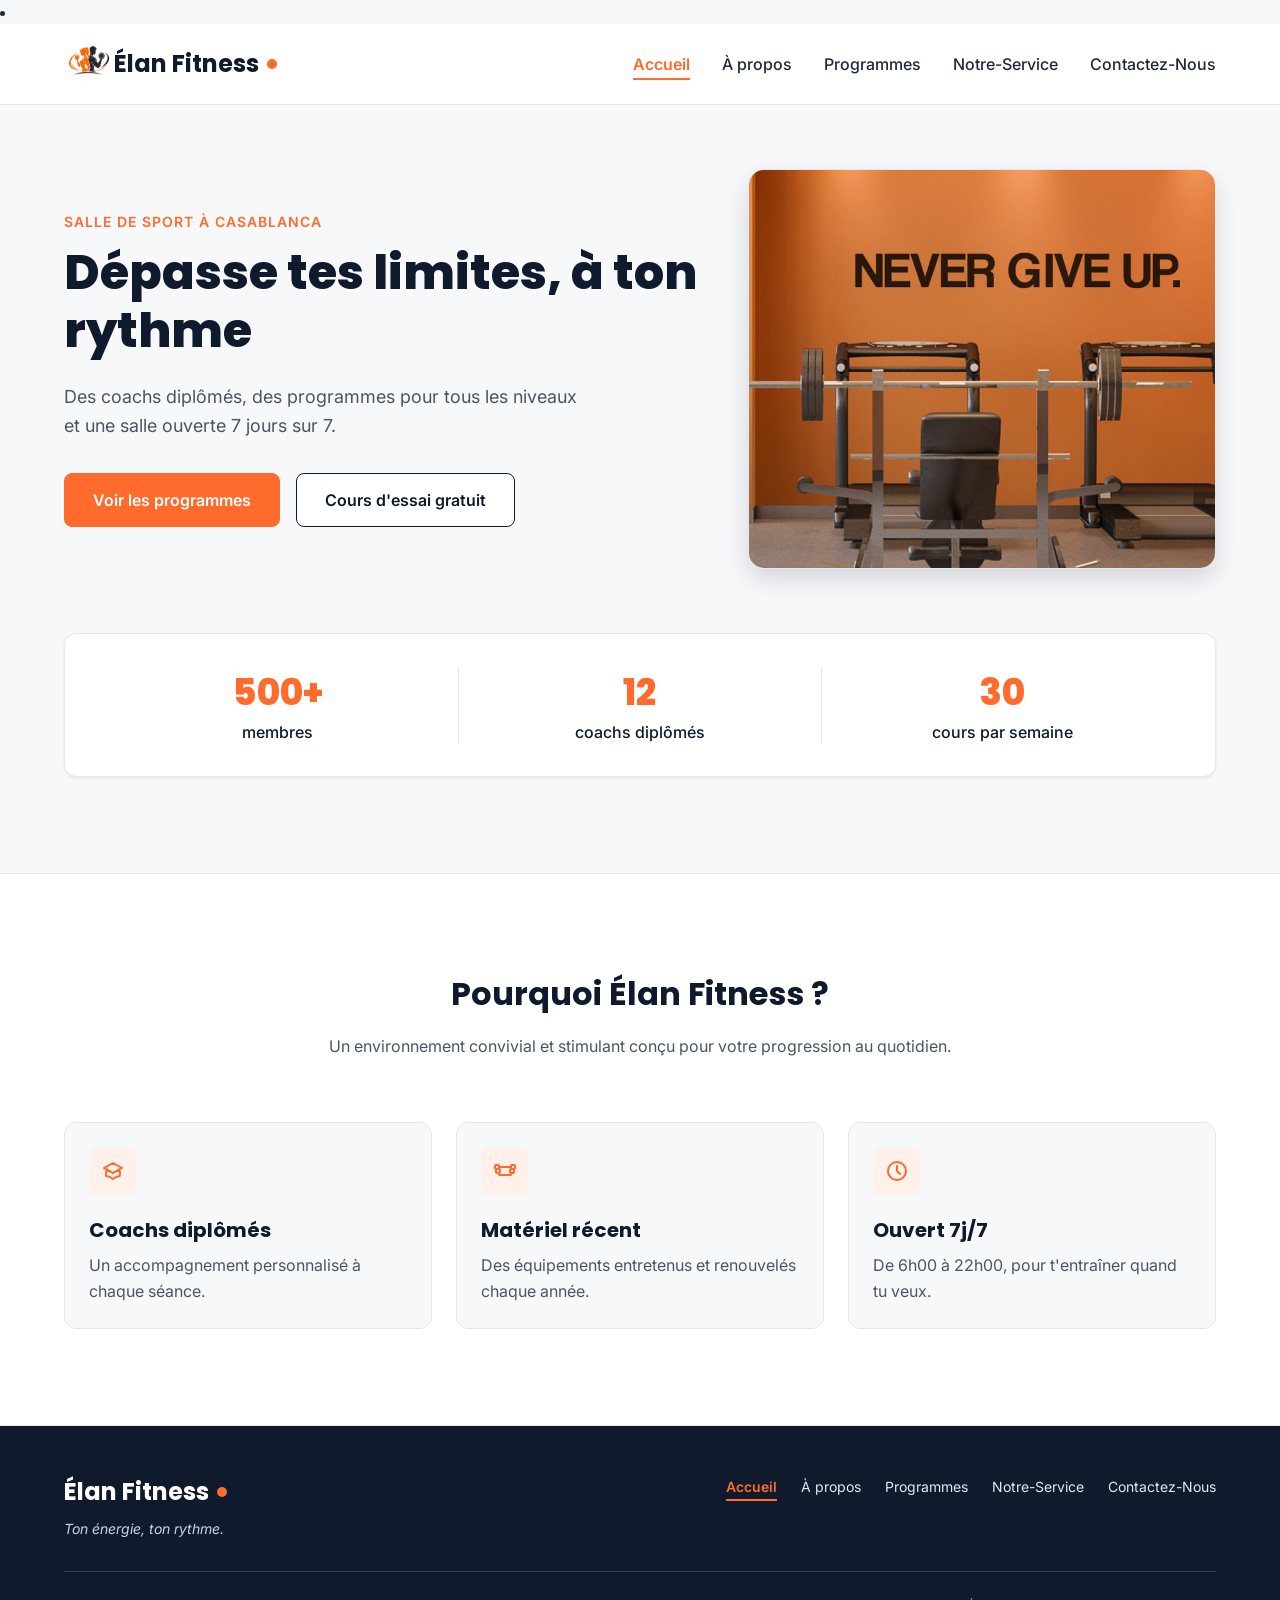
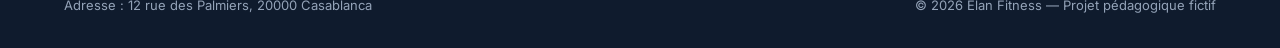
<file: index.html>
<!DOCTYPE html>
<html lang="fr">
<head>
  <meta charset="UTF-8">
  <meta name="viewport" content="width=device-width, initial-scale=1">
  <meta name="description" content="Élan Fitness, salle de sport à Casablanca : musculation, yoga, cardio et boxe fitness avec des coachs diplômés. Réservez votre cours d'essai gratuit.">
  <title>Élan Fitness | Salle de sport à Casablanca</title>
  
  <link rel="preconnect" href="https://fonts.googleapis.com">
  <link rel="preconnect" href="https://fonts.gstatic.com" crossorigin>
  <link href="https://fonts.googleapis.com/css2?family=Inter:wght@400;500;600&family=Poppins:wght@600;700;800&display=swap" rel="stylesheet">
  <li><a href="index.html" class="lien-actif"></a></li>

  <link rel="stylesheet" href="style.css">
  <meta name="viewport" content="width=device-width , initial-scale = 1.0"
</head>

<body>

  <header class="en-tete">
    <div class="conteneur en-tete-contenu">
      <a href="#accueil" class="logo"><img src="img/logoproposer.png" alt="Logo ">Élan Fitness</a>

      <nav aria-label="Navigation principale">
        <ul class="menu">
          <li><a href="index.html" class="lien-actif">Accueil</a></li>
          <li><a href="aprops.html">À propos</a></li>
          <li><a href="programmes.html">Programmes</a></li>
          <li><a href="ourservice.html">Notre-Service</a></li>
          <li><a href="contact.html">Contactez-Nous</a></li>
        </ul>
      </nav>
    </div>
  </header>

  <main>

    <section id="accueil" class="hero">
      <div class="conteneur">

        <div class="hero-contenu">
          <div class="hero-texte">
            <p class="sur-titre">Salle de sport à Casablanca</p>
            <h1>Dépasse tes limites, à ton rythme</h1>
            <p class="hero-description">
              Des coachs diplômés, des programmes pour tous les niveaux et une salle ouverte 7 jours sur 7.
            </p>
            <div class="boutons">
              <a href="#programmes" class="bouton bouton-principal">Voir les programmes</a>
              <a href="#contact" class="bouton bouton-secondaire">Cours d'essai gratuit</a>
            </div>
          </div>

          <img class="hero-image" src="img/hero.jpg" alt="Des personnes s'entraînent dans une salle de sport lumineuse à Casablanca">
        </div>

        <div class="chiffres">
          <div class="chiffre">
            <p class="chiffre-nombre">500+</p>
            <p>membres</p>
          </div>
          <div class="chiffre">
            <p class="chiffre-nombre">12</p>
            <p>coachs diplômés</p>
          </div>
          <div class="chiffre">
            <p class="chiffre-nombre">30</p>
            <p>cours par semaine</p>
          </div>
        </div>

      </div>
    </section>

    <section class="section section-blanche">
      <div class="conteneur">

        <div class="section-titre">
          <h2>Pourquoi Élan Fitness ?</h2>
          <p>Un environnement convivial et stimulant conçu pour votre progression au quotidien.</p>
        </div>

        <div class="cartes">
          <article class="carte carte-avantage">
            <div class="icone"><img src="img/icone-coach.svg" alt=""></div>
            <h3>Coachs diplômés</h3>
            <p>Un accompagnement personnalisé à chaque séance.</p>
          </article>

          <article class="carte carte-avantage">
            <div class="icone"><img src="img/icone-materiel.svg" alt=""></div>
            <h3>Matériel récent</h3>
            <p>Des équipements entretenus et renouvelés chaque année.</p>
          </article>

          <article class="carte carte-avantage">
            <div class="icone"><img src="img/icone-horloge.svg" alt=""></div>
            <h3>Ouvert 7j/7</h3>
            <p>De 6h00 à 22h00, pour t'entraîner quand tu veux.</p>
          </article>
        </div>
      </div>
    </section>
    <footer class="pied-de-page">
    <div class="conteneur">

      <div class="pied-haut">
        <div>
          <p class="logo logo-clair">Élan Fitness</p>
          <p class="slogan">Ton énergie, ton rythme.</p>
        </div>

        <nav aria-label="Navigation du pied de page">
          <ul class="menu menu-pied">
          <li><a href="index.html" class="lien-actif">Accueil</a></li>
          <li><a href="aprops.html">À propos</a></li>
          <li><a href="programmes.html">Programmes</a></li>
          <li><a href="ourservice.html">Notre-Service</a></li>
          <li><a href="contact.html">Contactez-Nous</a></li>
          </ul>
        </nav>
      </div>

      <div class="pied-bas">
        <p>Adresse : 12 rue des Palmiers, 20000 Casablanca</p>
        <p>&copy; 2026 Élan Fitness — Projet pédagogique fictif</p>
      </div>

    </div>
  </footer>
</file>
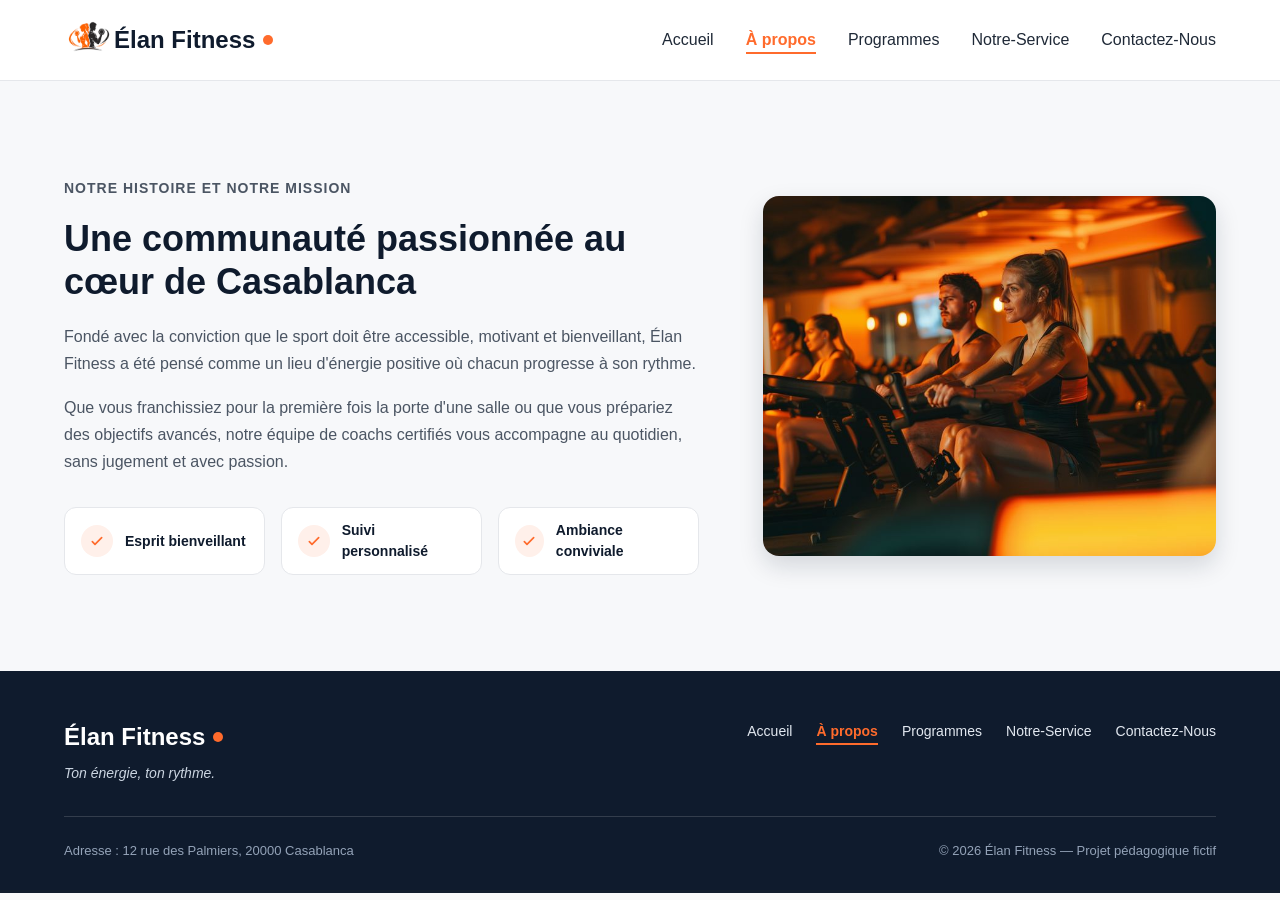
<file: aprops.html>
<!DOCTYPE html>
<html lang="en">
<head>
    <meta charset="UTF-8">
    <meta name="viewport" content="width=device-width, initial-scale=1.0">
    <link rel="stylesheet" href="style.css">
    <title>Document</title>
</head>
<body>
  <header class="en-tete">
    <div class="conteneur en-tete-contenu">
      <a href="#accueil" class="logo"><img src="img/logoproposer.png" alt="Logo ">Élan Fitness</a>
      <nav aria-label="Navigation principale">
        <ul class="menu">
          <li><a href="index.html" >Accueil</a></li>
          <li><a href="aprops.html" class="lien-actif">À propos</a></li>
          <li><a href="programmes.html">Programmes</a></li>
          <li><a href="ourservice.html">Notre-Service</a></li>
          <li><a href="contact.html">Contactez-Nous</a></li>
        </ul>
      </nav>
    </div>
  </header>
    <section id="a-propos" class="section">
      <div class="conteneur apropos-contenu">
        <div class="apropos-texte">
          <p class="sur-titre">Notre histoire et notre mission</p>
          <h2>Une communauté passionnée au cœur de Casablanca</h2>
          <p>
            Fondé avec la conviction que le sport doit être accessible, motivant et bienveillant,
            Élan Fitness a été pensé comme un lieu d'énergie positive où chacun progresse à son rythme.
          </p>
          <p>
            Que vous franchissiez pour la première fois la porte d'une salle ou que vous prépariez des
            objectifs avancés, notre équipe de coachs certifiés vous accompagne au quotidien, sans
            jugement et avec passion.
          </p>

          <ul class="valeurs">
            <li class="valeur">
              <div class="icone icone-petite"><img src="img/icone-check.svg" alt=""></div>
              <span>Esprit bienveillant</span>
            </li>
            <li class="valeur">
              <div class="icone icone-petite"><img src="img/icone-check.svg" alt=""></div>
              <span>Suivi personnalisé</span>
            </li>
            <li class="valeur">
              <div class="icone icone-petite"><img src="img/icone-check.svg" alt=""></div>
              <span>Ambiance conviviale</span>
            </li>
          </ul>
        </div>

        <img class="apropos-image" src="img/equipe.jpg" alt="L'équipe de coachs d'Élan Fitness réunie dans la salle">

      </div>
    </section>
    <footer class="pied-de-page">
    <div class="conteneur">

      <div class="pied-haut">
        <div>
          <p class="logo logo-clair">Élan Fitness</p>
          <p class="slogan">Ton énergie, ton rythme.</p>
        </div>

        <nav aria-label="Navigation du pied de page">
          <ul class="menu menu-pied">
          <li><a href="index.html" >Accueil</a></li>
          <li><a href="aprops.html" class="lien-actif">À propos</a></li>
          <li><a href="programmes.html">Programmes</a></li>
          <li><a href="ourservice.html">Notre-Service</a></li>          
          <li><a href="contact.html">Contactez-Nous</a></li>
          </ul>
        </nav>
      </div>

      <div class="pied-bas">
        <p>Adresse : 12 rue des Palmiers, 20000 Casablanca</p>
        <p>&copy; 2026 Élan Fitness — Projet pédagogique fictif</p>
      </div>

    </div>
  </footer>
</body>
</html>
</file>
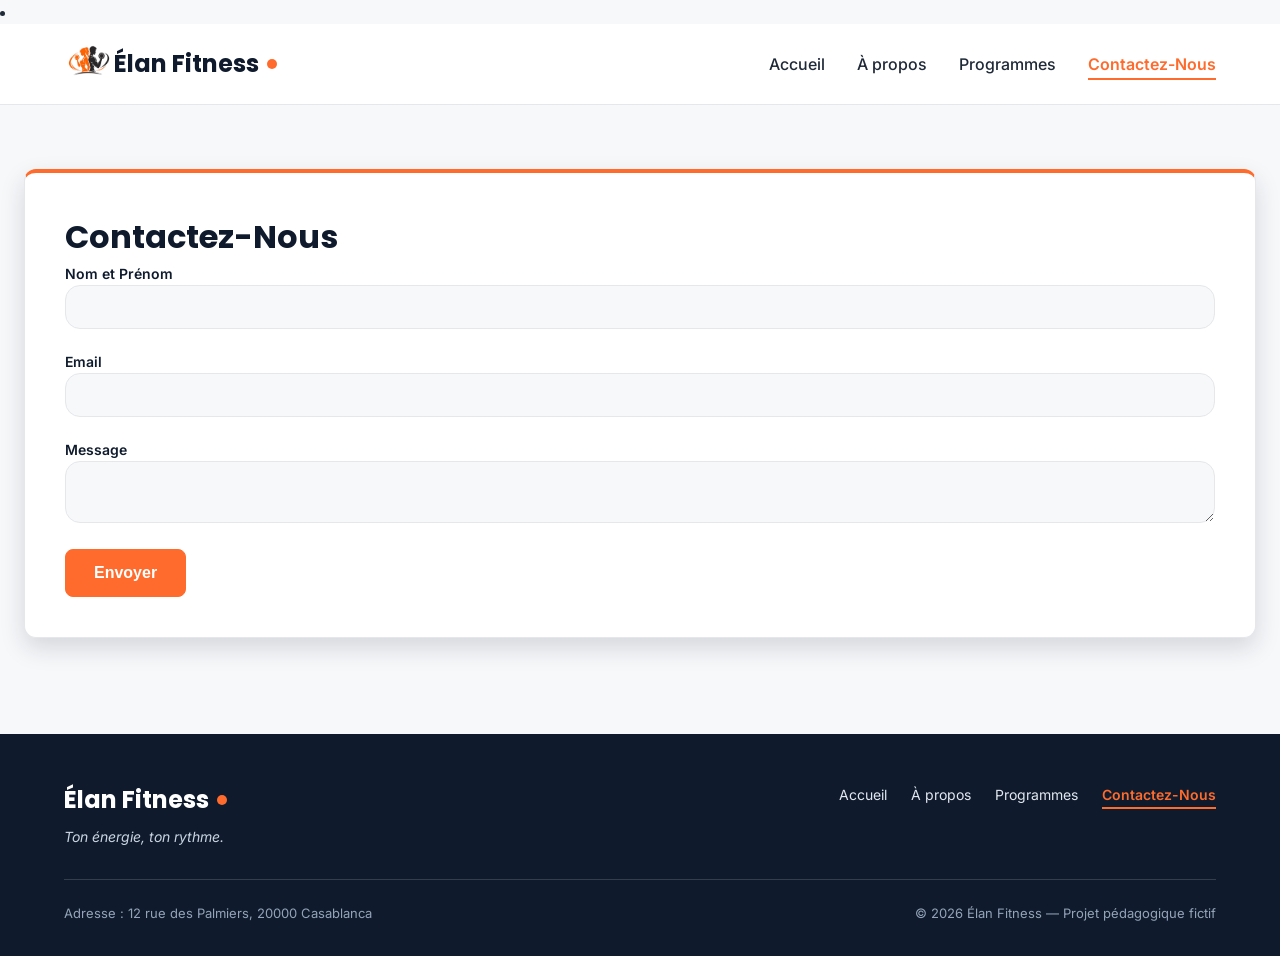
<file: contact.html>
<!DOCTYPE html>
<html lang="fr">
<head>
  <meta charset="UTF-8">
  <meta name="viewport" content="width=device-width, initial-scale=1">
  <meta name="description" content="Élan Fitness, salle de sport à Casablanca : musculation, yoga, cardio et boxe fitness avec des coachs diplômés. Réservez votre cours d'essai gratuit.">
  <title>Élan Fitness | Salle de sport à Casablanca</title>
  
  <link rel="preconnect" href="https://fonts.googleapis.com">
  <link rel="preconnect" href="https://fonts.gstatic.com" crossorigin>
  <link href="https://fonts.googleapis.com/css2?family=Inter:wght@400;500;600&family=Poppins:wght@600;700;800&display=swap" rel="stylesheet">
  <li><a href="index.html" class="lien-actif"></a></li>

  <link rel="stylesheet" href="style.css">
  <link rel="stylesheet" href="stylecontact.css">
</head>

<body>
  <header class="en-tete">
    <div class="conteneur en-tete-contenu">
      <a href="#accueil" class="logo"><img src="img/logoproposer.png" alt="Logo ">Élan Fitness</a>

      <nav aria-label="Navigation principale">
        <ul class="menu">
          <li><a href="index.html">Accueil</a></li>
          <li><a href="aprops.html">À propos</a></li>
          <li><a href="programmes.html">Programmes</a></li>
          <li><a href="contact.html" class="lien-actif">Contactez-Nous</a></li>
        </ul>
      </nav>
    </div>
  </header>
<form class="parent">
  <div class="form">
    <h1>Contactez-Nous</h1>

    <div class="champ">
      <label>Nom et Prénom</label><br>
      <input type="text">
    </div>

    <div class="champ">
      <label>Email</label><br>
      <input type="email">
    </div>

    <div class="champ">
      <label>Message</label><br>
      <textarea></textarea>
    </div>

    <button type="submit" class="bouton bouton-principal">Envoyer</button>
  </div>
</form>
<footer class="pied-de-page">
    <div class="conteneur">

      <div class="pied-haut">
        <div>
          <p class="logo logo-clair">Élan Fitness</p>
          <p class="slogan">Ton énergie, ton rythme.</p>
        </div>

        <nav aria-label="Navigation du pied de page">
          <ul class="menu menu-pied">
          <li><a href="index.html">Accueil</a></li>
          <li><a href="aprops.html">À propos</a></li>
          <li><a href="programmes.html">Programmes</a></li>
          <li><a href="contact.html" class="lien-actif">Contactez-Nous</a></li>
          </ul>
        </nav>
      </div>

      <div class="pied-bas">
        <p>Adresse : 12 rue des Palmiers, 20000 Casablanca</p>
        <p>&copy; 2026 Élan Fitness — Projet pédagogique fictif</p>
      </div>

    </div>
  </footer>
      </div>
    </section>
</file>
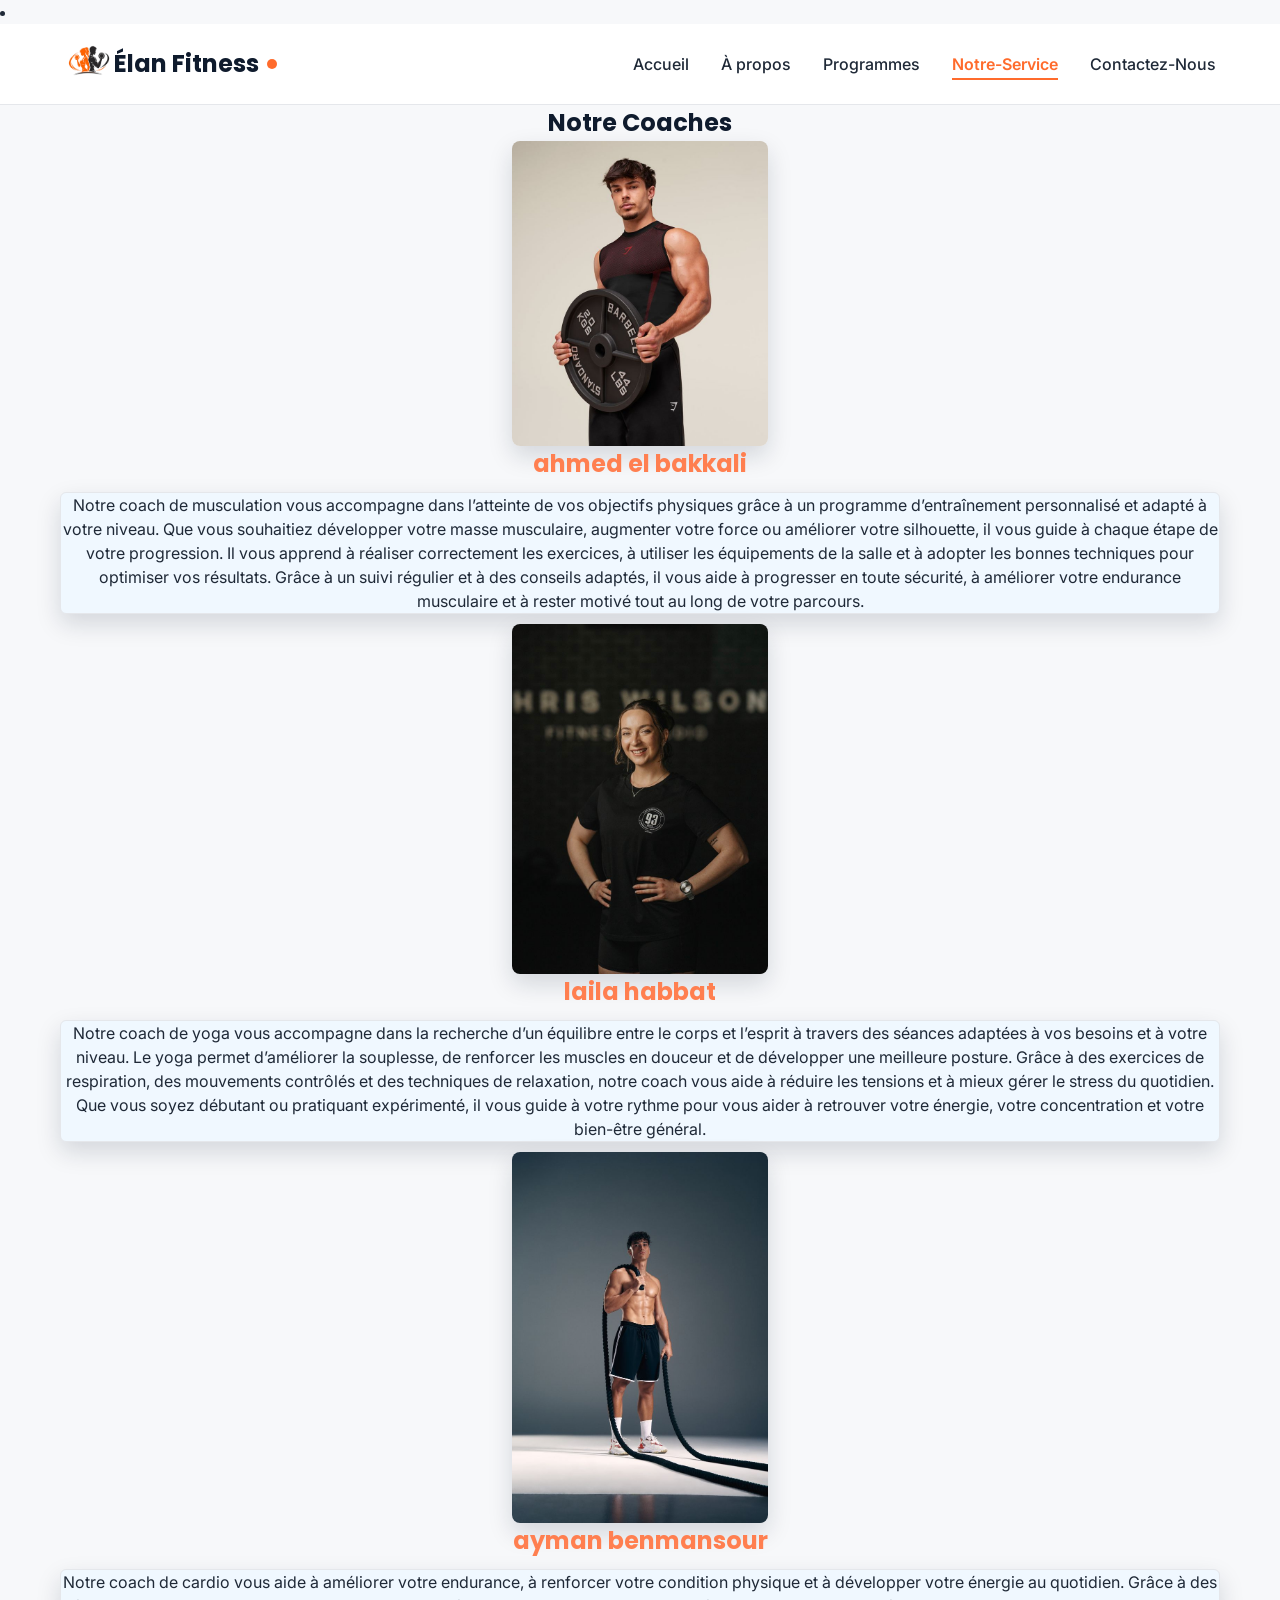
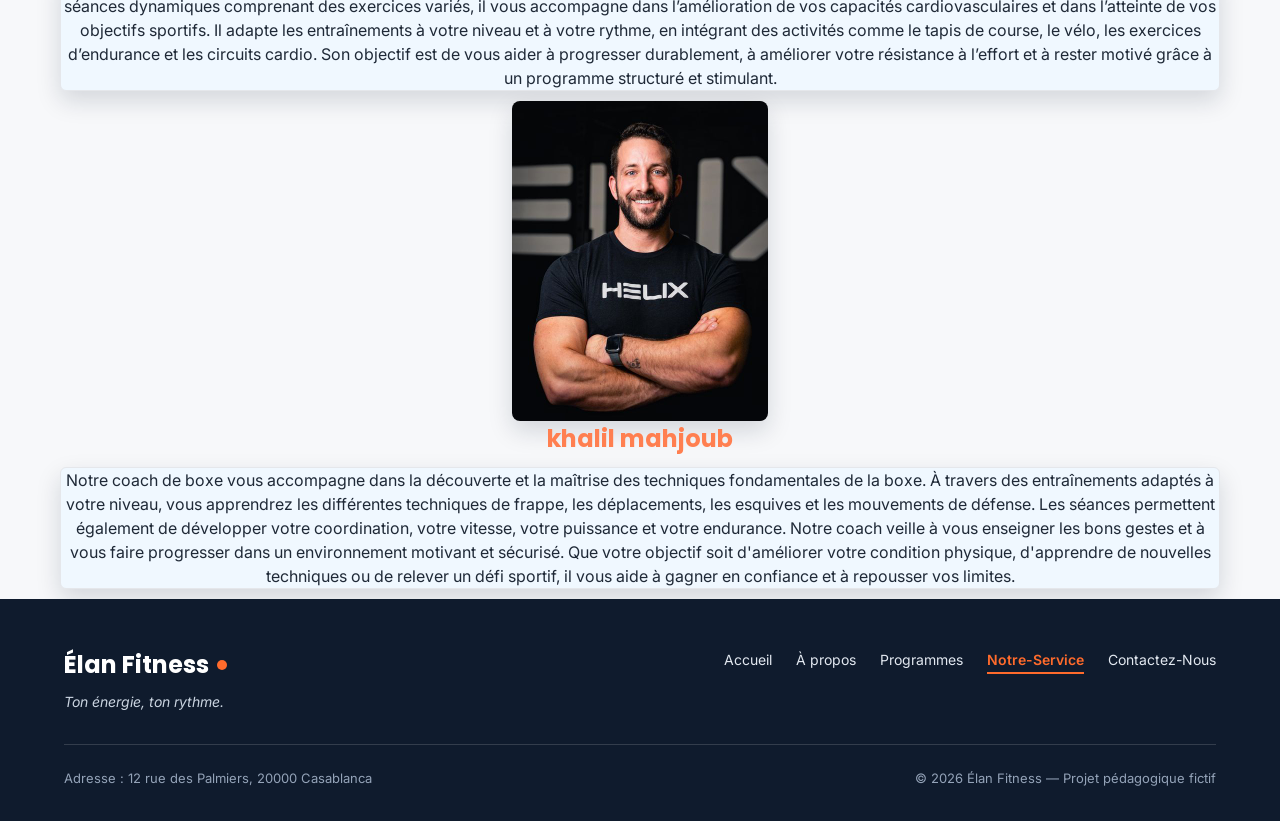
<file: ourservice.html>
<!DOCTYPE html>
<html lang="fr">
<head>
  <meta charset="UTF-8">
  <meta name="viewport" content="width=device-width, initial-scale=1">
  <meta name="description" content="Élan Fitness, salle de sport à Casablanca : musculation, yoga, cardio et boxe fitness avec des coachs diplômés. Réservez votre cours d'essai gratuit.">
  <title>Élan Fitness | Salle de sport à Casablanca</title>
  
  <link rel="preconnect" href="https://fonts.googleapis.com">
  <link rel="preconnect" href="https://fonts.gstatic.com" crossorigin>
  <link href="https://fonts.googleapis.com/css2?family=Inter:wght@400;500;600&family=Poppins:wght@600;700;800&display=swap" rel="stylesheet">
  <li><a href="index.html" class="lien-actif"></a></li>

  <link rel="stylesheet" href="style.css">
  <link rel="stylesheet" href="stylecontact.css">
  <link rel="stylesheet" href="ourservice.css">
</head>
<body>

  <header class="en-tete">
    <div class="conteneur en-tete-contenu">
      <a href="#accueil" class="logo"><img src="img/logoproposer.png" alt="Logo ">Élan Fitness</a>

      <nav aria-label="Navigation principale">
        <ul class="menu">
          <li><a href="index.html">Accueil</a></li>
          <li><a href="aprops.html">À propos</a></li>
          <li><a href="programmes.html">Programmes</a></li>
          <li><a href="ourservice.html" class="lien-actif">Notre-Service</a></li>
          <li><a href="contact.html">Contactez-Nous</a></li>
        </ul>
      </nav>
    </div>
    </header>
    <section class="parent-pro">
        <div class = "Title">
            <h1>Notre Coaches</h1>
        </div>
        <div>
            <img class = "coach" src="img/massport.jpeg" alt="image of a masculation sport">
            <h2 class="ncoach">ahmed el bakkali</h2>
            <p class="def">Notre coach de musculation vous accompagne dans l’atteinte de vos objectifs physiques grâce à un programme d’entraînement personnalisé et adapté à votre niveau. Que vous souhaitiez développer votre masse musculaire, augmenter votre force ou améliorer votre silhouette, il vous guide à chaque étape de votre progression.

Il vous apprend à réaliser correctement les exercices, à utiliser les équipements de la salle et à adopter les bonnes techniques pour optimiser vos résultats. Grâce à un suivi régulier et à des conseils adaptés, il vous aide à progresser en toute sécurité, à améliorer votre endurance musculaire et à rester motivé tout au long de votre parcours.
</p>
        </div>
         <div>
            <img class = "coach" src="img/yogasess.jpg" alt="image of a yoga sport">
            <h2 class="ncoach">laila habbat</h2>
            <p class="def">Notre coach de yoga vous accompagne dans la recherche d’un équilibre entre le corps et l’esprit à travers des séances adaptées à vos besoins et à votre niveau. Le yoga permet d’améliorer la souplesse,
                 de renforcer les muscles en douceur et de développer une meilleure posture.

Grâce à des exercices de respiration,
 des mouvements contrôlés et des techniques de relaxation, notre coach vous aide à réduire les tensions et à mieux gérer le stress du quotidien. Que vous soyez débutant ou pratiquant expérimenté, il vous guide à votre rythme pour vous aider à retrouver votre énergie, 
 votre concentration et votre bien-être général.
</p>
        </div>
        <div>
<img class = "coach" src="img/cardiosport.jpg" alt="image of a cardio sport">
<h2 class="ncoach">ayman benmansour</h2>
<p class="def">Notre coach de cardio vous aide à améliorer votre endurance, à renforcer votre condition physique et à développer votre énergie au quotidien. Grâce à des séances dynamiques comprenant des exercices variés, il vous accompagne dans l’amélioration de vos capacités cardiovasculaires et dans l’atteinte de vos objectifs sportifs.

Il adapte les entraînements à votre niveau et à votre rythme, en intégrant des activités comme le tapis de course, le vélo, les exercices d’endurance et les circuits cardio. Son objectif est de vous aider à progresser durablement, à améliorer votre résistance à l’effort et à rester motivé grâce à un programme structuré et stimulant.
</p>
</div>
<div>
<img class = "coach" src="img/boxesport.jpg" alt="image of a boxe sport">
<h2 class="ncoach">khalil mahjoub</h2>
<p class="def">Notre coach de boxe vous accompagne dans la découverte et la maîtrise des techniques fondamentales de la boxe. À travers des entraînements adaptés à votre niveau, vous apprendrez les différentes techniques de frappe, les déplacements, les esquives et les mouvements de défense.

Les séances permettent également de développer votre coordination, votre vitesse, votre puissance et votre endurance. Notre coach veille à vous enseigner les bons gestes et à vous faire progresser dans un environnement motivant et sécurisé. Que votre objectif soit d'améliorer votre condition physique, d'apprendre de nouvelles techniques ou de relever un défi sportif, il vous aide à gagner en confiance et à repousser vos limites.
</p>
</div>
    </section>
    <footer class="pied-de-page">
    <div class="conteneur">

      <div class="pied-haut">
        <div>
          <p class="logo logo-clair">Élan Fitness</p>
          <p class="slogan">Ton énergie, ton rythme.</p>
        </div>

        <nav aria-label="Navigation du pied de page">
          <ul class="menu menu-pied">
          <li><a href="index.html">Accueil</a></li>
          <li><a href="aprops.html">À propos</a></li>
          <li><a href="programmes.html">Programmes</a></li>
          <li><a href="ourservice.html" class="lien-actif">Notre-Service</a></li>          
          <li><a href="contact.html">Contactez-Nous</a></li>
          </ul>
        </nav>
      </div>

      <div class="pied-bas">
        <p>Adresse : 12 rue des Palmiers, 20000 Casablanca</p>
        <p>&copy; 2026 Élan Fitness — Projet pédagogique fictif</p>
      </div>

    </div>
  </footer>
  </header>
</file>
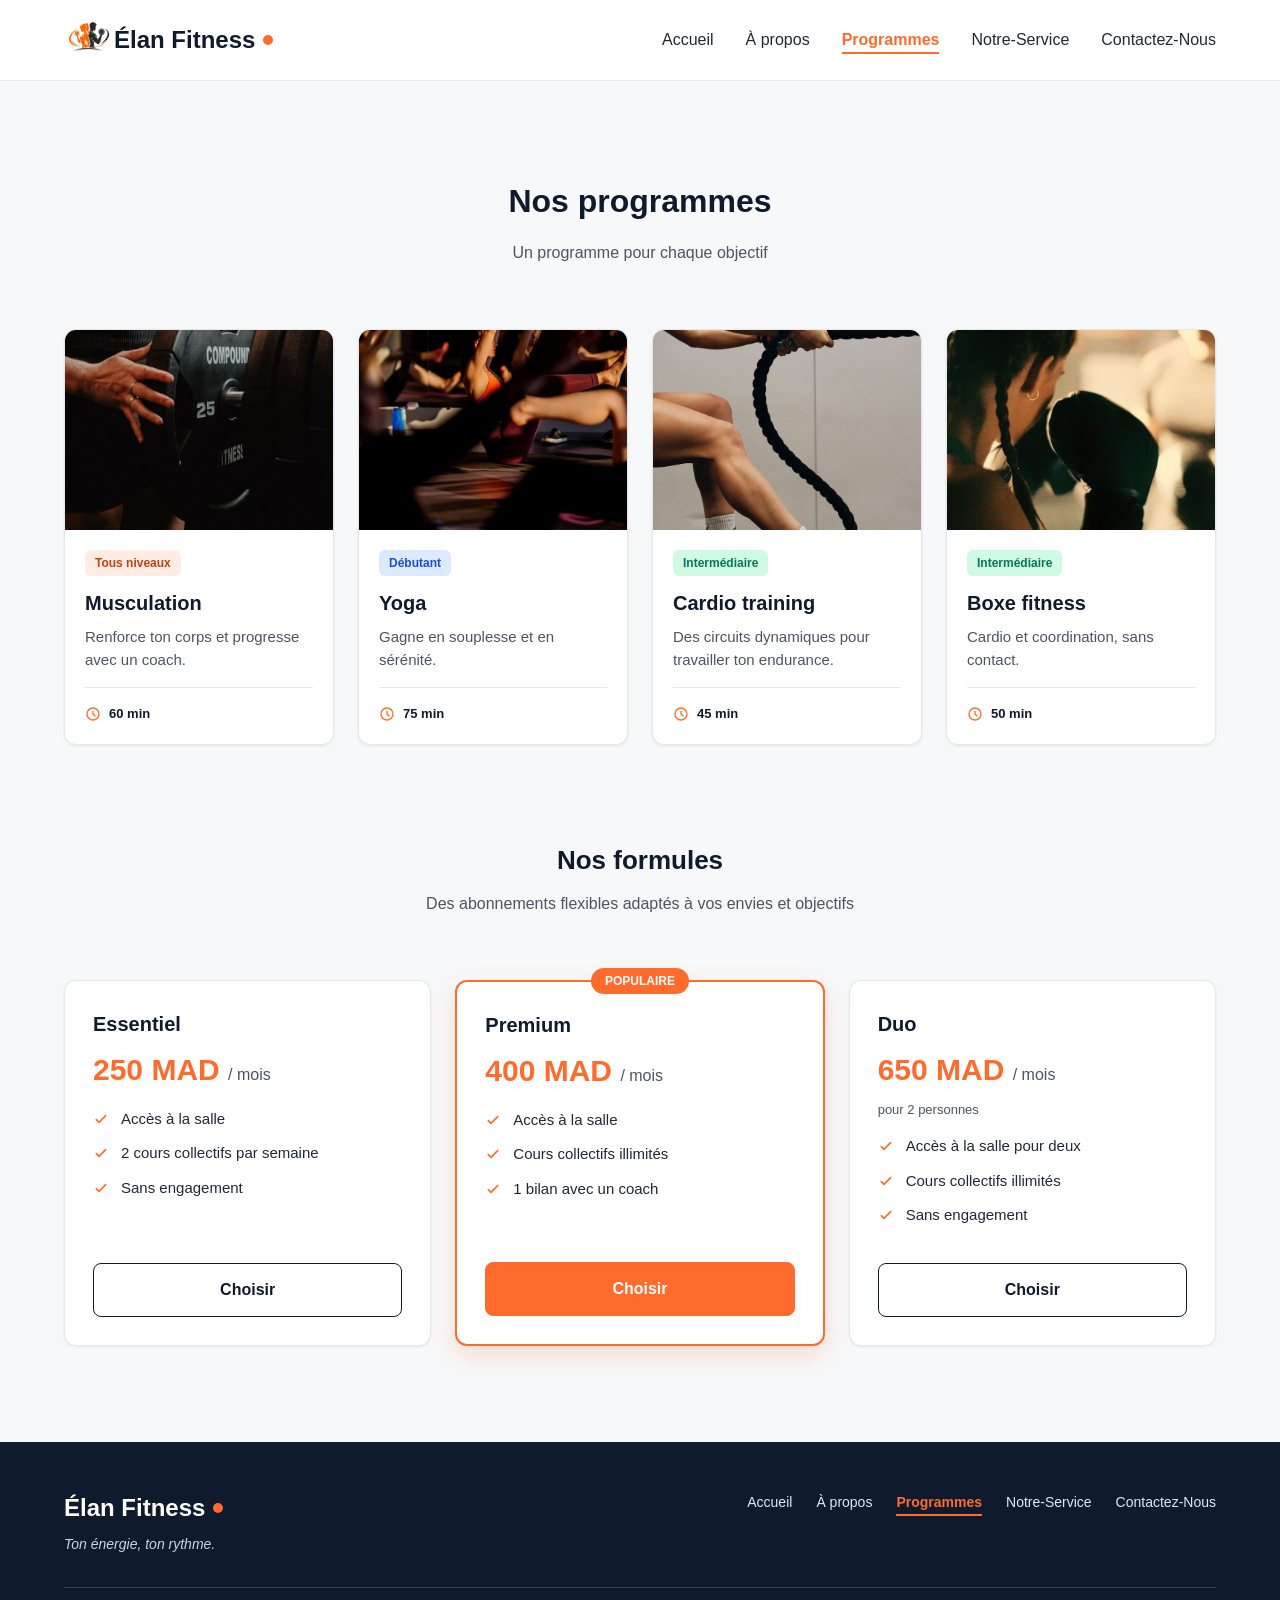
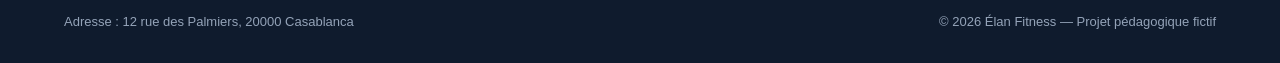
<file: programmes.html>
<!DOCTYPE html>
<html lang="en">
<head>
    <meta charset="UTF-8">
    <meta name="viewport" content="width=device-width, initial-scale=1.0">
    <link rel="stylesheet" href="style.css">
    <title>Document</title>
</head>
<body>
  <header class="en-tete">
    <div class="conteneur en-tete-contenu">
      <a href="#accueil" class="logo"><img src="img/logoproposer.png" alt="Logo ">Élan Fitness</a>
      <nav aria-label="Navigation principale">
        <ul class="menu">
          <li><a href="index.html" >Accueil</a></li>
          <li><a href="aprops.html">À propos</a></li>
          <li><a href="programmes.html" class="lien-actif">Programmes</a></li>
          <li><a href="ourservice.html">Notre-Service</a></li>
          <li><a href="contact.html">Contactez-Nous</a></li>
        </ul>
      </nav>
    </div>
  </header>
    <section id="programmes" class="section">
      <div class="conteneur">
        <div class="section-titre">
          <h2>Nos programmes</h2>
          <p>Un programme pour chaque objectif</p>
        </div>

        <div class="cartes">

          <article class="carte carte-programme">
            <img src="img/musculation.jpg" alt="Une sportive soulève des haltères dans l'espace musculation">
            <div class="programme-corps">
              <span class="etiquette etiquette-orange">Tous niveaux</span>
              <h3>Musculation</h3>
              <p>Renforce ton corps et progresse avec un coach.</p>
              <p class="duree"><img src="img/icone-duree.svg" alt="">60 min</p>
            </div>
          </article>

          <article class="carte carte-programme">
            <img src="img/yoga.jpg" alt="Un groupe pratique le yoga sur des tapis dans une salle lumineuse">
            <div class="programme-corps">
              <span class="etiquette etiquette-bleue">Débutant</span>
              <h3>Yoga</h3>
              <p>Gagne en souplesse et en sérénité.</p>
              <p class="duree"><img src="img/icone-duree.svg" alt="">75 min</p>
            </div>
          </article>

          <article class="carte carte-programme">
            <img src="img/cardio.jpg" alt="Des sportifs suivent un circuit de cardio training avec des kettlebells">
            <div class="programme-corps">
              <span class="etiquette etiquette-verte">Intermédiaire</span>
              <h3>Cardio training</h3>
              <p>Des circuits dynamiques pour travailler ton endurance.</p>
              <p class="duree"><img src="img/icone-duree.svg" alt="">45 min</p>
            </div>
          </article>

          <article class="carte carte-programme">
            <img src="img/boxe.jpg" alt="Une sportive frappe un sac de frappe pendant un cours de boxe fitness">
            <div class="programme-corps">
              <span class="etiquette etiquette-verte">Intermédiaire</span>
              <h3>Boxe fitness</h3>
              <p>Cardio et coordination, sans contact.</p>
              <p class="duree"><img src="img/icone-duree.svg" alt="">50 min</p>
            </div>
          </article>

        </div>

        <div class="formules">

          <div class="section-titre">
            <h3>Nos formules</h3>
            <p>Des abonnements flexibles adaptés à vos envies et objectifs</p>
          </div>

          <div class="cartes">

            <article class="carte formule">
              <h4>Essentiel</h4>
              <p class="prix">250 MAD <span>/ mois</span></p>
              <ul class="formule-liste">
                <li>Accès à la salle</li>
                <li>2 cours collectifs par semaine</li>
                <li>Sans engagement</li>
              </ul>
              <a href="#contact" class="bouton bouton-secondaire">Choisir</a>
            </article>

            <article class="carte formule formule-populaire">
              <p class="badge-populaire">Populaire</p>
              <h4>Premium</h4>
              <p class="prix">400 MAD <span>/ mois</span></p>
              <ul class="formule-liste">
                <li>Accès à la salle</li>
                <li>Cours collectifs illimités</li>
                <li>1 bilan avec un coach</li>
              </ul>
              <a href="#contact" class="bouton bouton-principal">Choisir</a>
            </article>

            <article class="carte formule">
              <h4>Duo</h4>
              <p class="prix">650 MAD <span>/ mois</span></p>
              <p class="prix-note">pour 2 personnes</p>
              <ul class="formule-liste">
                <li>Accès à la salle pour deux</li>
                <li>Cours collectifs illimités</li>
                <li>Sans engagement</li>
              </ul>
              <a href="#contact" class="bouton bouton-secondaire">Choisir</a>
            </article>

          </div>
        </div>

      </div>
    </section>

  </main>

  <footer class="pied-de-page">
    <div class="conteneur">

      <div class="pied-haut">
        <div>
          <p class="logo logo-clair">Élan Fitness</p>
          <p class="slogan">Ton énergie, ton rythme.</p>
        </div>

        <nav aria-label="Navigation du pied de page">
          <ul class="menu menu-pied">
          <li><a href="index.html" >Accueil</a></li>
          <li><a href="aprops.html">À propos</a></li>
          <li><a href="programmes.html" class="lien-actif">Programmes</a></li>
          <li><a href="ourservice.html">Notre-Service</a></li>
          <li><a href="contact.html">Contactez-Nous</a></li>
          </ul>
        </nav>
      </div>

      <div class="pied-bas">
        <p>Adresse : 12 rue des Palmiers, 20000 Casablanca</p>
        <p>&copy; 2026 Élan Fitness — Projet pédagogique fictif</p>
      </div>

    </div>
  </footer>

</body>
</body>
</html>
</file>
<file: style.css>
* {
  box-sizing: border-box;
  margin: 0;
  padding: 0;
}

html {
  scroll-behavior: smooth;
}

body {
  font-family: 'Inter', Arial, sans-serif;
  font-size: 16px;
  line-height: 1.5;
  color: #1F2937;
  background-color: #F7F8FA;
}

h1, h2, h3, h4 {
  font-family: 'Poppins', Arial, sans-serif;
  color: #0F1B2D;
}

a {
  color: inherit;
  text-decoration: none;
}

ul {
  list-style: none;
}

img {
  display: block;
  max-width: 100%;
}

a:focus-visible,
button:focus-visible {
  outline: 3px solid #FF6B2C;
  outline-offset: 2px;
}

.conteneur {
  width: 100%;
  max-width: 1200px;
  margin: 0 auto;
  padding: 0 24px;
}

.section {
  padding: 96px 0;
}

.section-blanche {
  background-color: #FFFFFF;
  border-top: 1px solid #E5E7EB;
  border-bottom: 1px solid #E5E7EB;
}

.section-titre {
  max-width: 640px;
  margin: 0 auto 64px;
  text-align: center;
}

.section-titre h2 {
  font-size: 32px;
  margin-bottom: 16px;
}

.section-titre h3 {
  font-size: 26px;
  margin-bottom: 12px;
}

.section-titre p {
  color: #4B5563;
}

.sur-titre {
  font-size: 14px;
  font-weight: 600;
  color: #FF6B2C;
  text-transform: uppercase;
  letter-spacing: 1px;
  margin-bottom: 12px;
}

.bouton {
  display: inline-block;
  padding: 14px 28px;
  border-radius: 8px;
  font-size: 16px;
  font-weight: 600;
  text-align: center;
  cursor: pointer;
}

.bouton-principal {
  background-color: #FF6B2C;
  border: 1px solid #FF6B2C;
  color: #FFFFFF;
}

.bouton-principal:hover {
  background-color: #F05817;
}

.bouton-secondaire {
  background-color: #FFFFFF;
  border: 1px solid #0F1B2D;
  color: #0F1B2D;
}

.bouton-secondaire:hover {
  background-color: #F3F4F6;
}

.cartes {
  display: flex;
  gap: 24px;
}

.carte {
  flex: 1;
  background-color: #FFFFFF;
  border: 1px solid #E5E7EB;
  border-radius: 12px;
  box-shadow: 0 1px 3px rgba(15, 27, 45, 0.08);
}
.carte{
  transition: transform (2s smooth);
}
.carte:hover{
  transform: scale(0.9);
  box-shadow: 0 10px 25px rgba(15, 27, 45, 0.15);
}
.icone {
  width: 48px;
  height: 48px;
  background-color: #FFF0EA;
  border-radius: 8px;
  display: flex;
  align-items: center;
  justify-content: center;
}

.icone img {
  width: 24px;
  height: 24px;
}

.icone-petite {
  width: 32px;
  height: 32px;
  border-radius: 50%;
}

.icone-petite img {
  width: 16px;
  height: 16px;
}

.en-tete {
  position: sticky;
  top: 0;
  z-index: 10;
  background-color: #FFFFFF;
  border-bottom: 1px solid #E5E7EB;
}

.en-tete-contenu {
  height: 80px;
  display: flex;
  align-items: center;
  justify-content: space-between;
}

.logo {
  display: flex;
  align-items: center;
  font-family: 'Poppins', Arial, sans-serif;
  font-size: 24px;
  font-weight: 700;
  color: #0F1B2D;
}

.logo::after {
  content: "";
  width: 10px;
  height: 10px;
  margin-left: 8px;
  background-color: #FF6B2C;
  border-radius: 50%;
}
.logo img {
  width: 50px;
  height: 50px;
  padding-bottom: 5px;
}
.menu {
  display: flex;
  gap: 32px;
}

.menu a {
  font-weight: 500;
  padding-bottom: 4px;
  border-bottom: 2px solid transparent;
}

.menu a:hover {
  color: #FF6B2C;
}

.menu .lien-actif {
  color: #FF6B2C;
  font-weight: 600;
  border-bottom-color: #FF6B2C;
}

.hero {
  padding: 64px 0 96px;
}

.hero-contenu {
  display: flex;
  align-items: center;
  gap: 32px;
}

.hero-texte {
  flex: 7;
}

.hero-texte h1 {
  font-size: 48px;
  font-weight: 800;
  line-height: 1.2;
  margin-bottom: 24px;
}

.hero-description {
  max-width: 520px;
  font-size: 18px;
  line-height: 1.6;
  color: #4B5563;
  margin-bottom: 32px;
}

.boutons {
  display: flex;
  flex-wrap: wrap;
  gap: 16px;
}

.hero-image {
  flex: 5;
  min-width: 0;
  height: 400px;
  object-fit: cover;
  border-radius: 16px;
  border: 1px solid #E5E7EB;
  box-shadow: 0 10px 25px rgba(15, 27, 45, 0.15);
}

.chiffres {
  display: flex;
  margin-top: 64px;
  padding: 32px;
  background-color: #FFFFFF;
  border: 1px solid #E5E7EB;
  border-radius: 12px;
  box-shadow: 0 1px 3px rgba(15, 27, 45, 0.08);
}

.chiffre {
  flex: 1;
  text-align: center;
  font-weight: 500;
  color: #0F1B2D;
}

.chiffre + .chiffre {
  border-left: 1px solid #E5E7EB;
}

.chiffre-nombre {
  font-family: 'Poppins', Arial, sans-serif;
  font-size: 36px;
  font-weight: 800;
  color: #FF6B2C;
}

.carte-avantage {
  padding: 24px;
  background-color: #F7F8FA;
  box-shadow: none;
}

.carte-avantage .icone {
  margin-bottom: 20px;
}

.carte-avantage h3 {
  font-size: 20px;
  margin-bottom: 8px;
}

.carte-avantage p {
  color: #4B5563;
  line-height: 1.6;
}

.apropos-contenu {
  display: flex;
  align-items: center;
  gap: 64px;
}

.apropos-texte {
  flex: 7;
}

.apropos-texte h2 {
  font-size: 36px;
  line-height: 1.2;
  margin-bottom: 20px;
}

.apropos-texte p {
  color: #4B5563;
  line-height: 1.7;
  margin-bottom: 16px;
}

.valeurs {
  display: flex;
  gap: 16px;
  margin-top: 32px;
}

.valeur {
  flex: 1;
  display: flex;
  align-items: center;
  gap: 12px;
  padding: 12px 16px;
  background-color: #FFFFFF;
  border: 1px solid #E5E7EB;
  border-radius: 12px;
  font-family: 'Poppins', Arial, sans-serif;
  font-size: 14px;
  font-weight: 600;
  color: #0F1B2D;
}

.apropos-image {
  flex: 5;
  min-width: 0;
  height: 360px;
  object-fit: cover;
  border-radius: 16px;
  box-shadow: 0 10px 25px rgba(15, 27, 45, 0.15);
}

.carte-programme {
  display: flex;
  flex-direction: column;
  overflow: hidden;
}

.carte-programme > img {
  width: 100%;
  height: 200px;
  object-fit: cover;
}

.programme-corps {
  flex: 1;
  display: flex;
  flex-direction: column;
  padding: 20px;
}

.programme-corps h3 {
  font-size: 20px;
  margin-bottom: 8px;
}

.programme-corps p {
  font-size: 15px;
  color: #4B5563;
}

.etiquette {
  align-self: flex-start;
  padding: 4px 10px;
  margin-bottom: 12px;
  border-radius: 6px;
  font-size: 12px;
  font-weight: 600;
}

.etiquette-orange {
  background-color: #FFEDE5;
  color: #C2410C;
}

.etiquette-bleue {
  background-color: #DBEAFE;
  color: #1D4ED8;
}

.etiquette-verte {
  background-color: #D1FAE5;
  color: #047857;
}

.programme-corps .duree {
  display: flex;
  align-items: center;
  gap: 8px;
  margin-top: auto;
  padding-top: 16px;
  border-top: 1px solid #E5E7EB;
  font-size: 13px;
  font-weight: 600;
  color: #0F1B2D;
}

.programme-corps h3 + p {
  margin-bottom: 16px;
}

.duree img {
  width: 16px;
  height: 16px;
}

.formules {
  margin-top: 96px;
}

.formule {
  position: relative;
  display: flex;
  flex-direction: column;
  padding: 28px;
}

.formule h4 {
  font-size: 20px;
}

.prix {
  margin: 8px 0 16px;
  font-family: 'Poppins', Arial, sans-serif;
  font-size: 30px;
  font-weight: 800;
  color: #FF6B2C;
}

.prix span {
  font-family: 'Inter', Arial, sans-serif;
  font-size: 16px;
  font-weight: 500;
  color: #4B5563;
}

.prix-note {
  margin: -8px 0 16px;
  font-size: 13px;
  color: #4B5563;
}

.formule-liste {
  flex: 1;
  margin-bottom: 24px;
}

.formule-liste li {
  padding-left: 28px;
  margin-bottom: 12px;
  font-size: 15px;
  background-image: url('img/icone-check.svg');
  background-repeat: no-repeat;
  background-position: left center;
  background-size: 16px;
}

.formule .bouton {
  display: block;
}

.formule-populaire {
  border: 2px solid #FF6B2C;
  box-shadow: 0 10px 25px rgba(255, 107, 44, 0.2);
}

.badge-populaire {
  position: absolute;
  top: -14px;
  left: 50%;
  transform: translateX(-50%);
  padding: 4px 14px;
  background-color: #FF6B2C;
  border-radius: 999px;
  font-size: 12px;
  font-weight: 700;
  text-transform: uppercase;
  color: #FFFFFF;
}

.pied-de-page {
  padding: 48px 0 32px;
  background-color: #0F1B2D;
  color: #FFFFFF;
}

.pied-haut {
  display: flex;
  justify-content: space-between;
  align-items: flex-start;
  padding-bottom: 32px;
  border-bottom: 1px solid rgba(255, 255, 255, 0.15);
}

.logo-clair {
  color: #FFFFFF;
}

.slogan {
  margin-top: 8px;
  font-size: 14px;
  font-style: italic;
  color: #CBD5E1;
}

.menu-pied {
  gap: 24px;
}

.menu-pied a {
  font-size: 14px;
  font-weight: 400;
  color: #E2E8F0;
}

.pied-bas {
  display: flex;
  justify-content: space-between;
  margin-top: 24px;
  font-size: 13px;
  color: #94A3B8;
}
</file>
<file: stylecontact.css>
.parent {
  display: flex;
  justify-content: center;
  padding: 64px 24px 96px;
}
.form {
  width: 100%;
  padding: 40px;
  background-color: #FFFFFF;
  border: 1px solid #E5E7EB;
  border-top: 4px solid #FF6B2C;
  border-radius: 12px;
  box-shadow: 0 10px 25px rgba(15, 27, 45, 0.15);
}
.form h2 {
  font-size: 32px;
  text-align: center;
  margin-bottom: 32px;
}
.champ {
  margin-bottom: 20px;
}
.form label {
  font-size: 14px;
  font-weight: 600;
  color: #0F1B2D;
}
form input , .form textarea {
  width: 100%;
  padding: 12px 16px;
  font-family:Arial, sans-serif;
  font-size: 16px;
  color : #1F2937;
  background-color: #F7F8FA;
  border:  1px solid #E5E7EB;
  border-radius: 15px;
}
.form input:focus , .form textarea:focus{
  outline: none;
  background-color: #FFFFFF;
  border-color: #FF6B2C;
  box-shadow: 0px 0px 3px rgba(255, 107, 44, 0.2);
}
.form input:hover , .form textarea:hover{
  outline: none;
  background-color: #E5E7EB;
   box-shadow: 0px 0px 3px rgba(230, 224, 222, 0.2);
}
</file>
<file: ourservice.css>
.Title{
    text-align: center;
}
.coach{
    display: block;
    margin: auto;
    height: 20%;
    width: 20%;
    border-radius: 8px;
    box-shadow: 0px 10px 25px rgba(15, 27, 45, 0.15);
}
.ncoach{
    text-align: center;
    color: coral;
}
.def{
    margin: 10px 60px;
    display: flex;
    justify-content: space-around;
    text-align: center;
    background-color: aliceblue;
    border:1px solid #E5E7EB;
    border-radius: 6px;
    box-shadow: 0px 10px 25px rgba(15, 27, 45, 0.15);
}
.coach , .def{
      transition: transform (2s smooth);
}
.coach:hover , .def:hover {
      transform: scale(0.9);
  box-shadow: 0 10px 25px rgba(15, 27, 45, 0.15);
}
</file>
